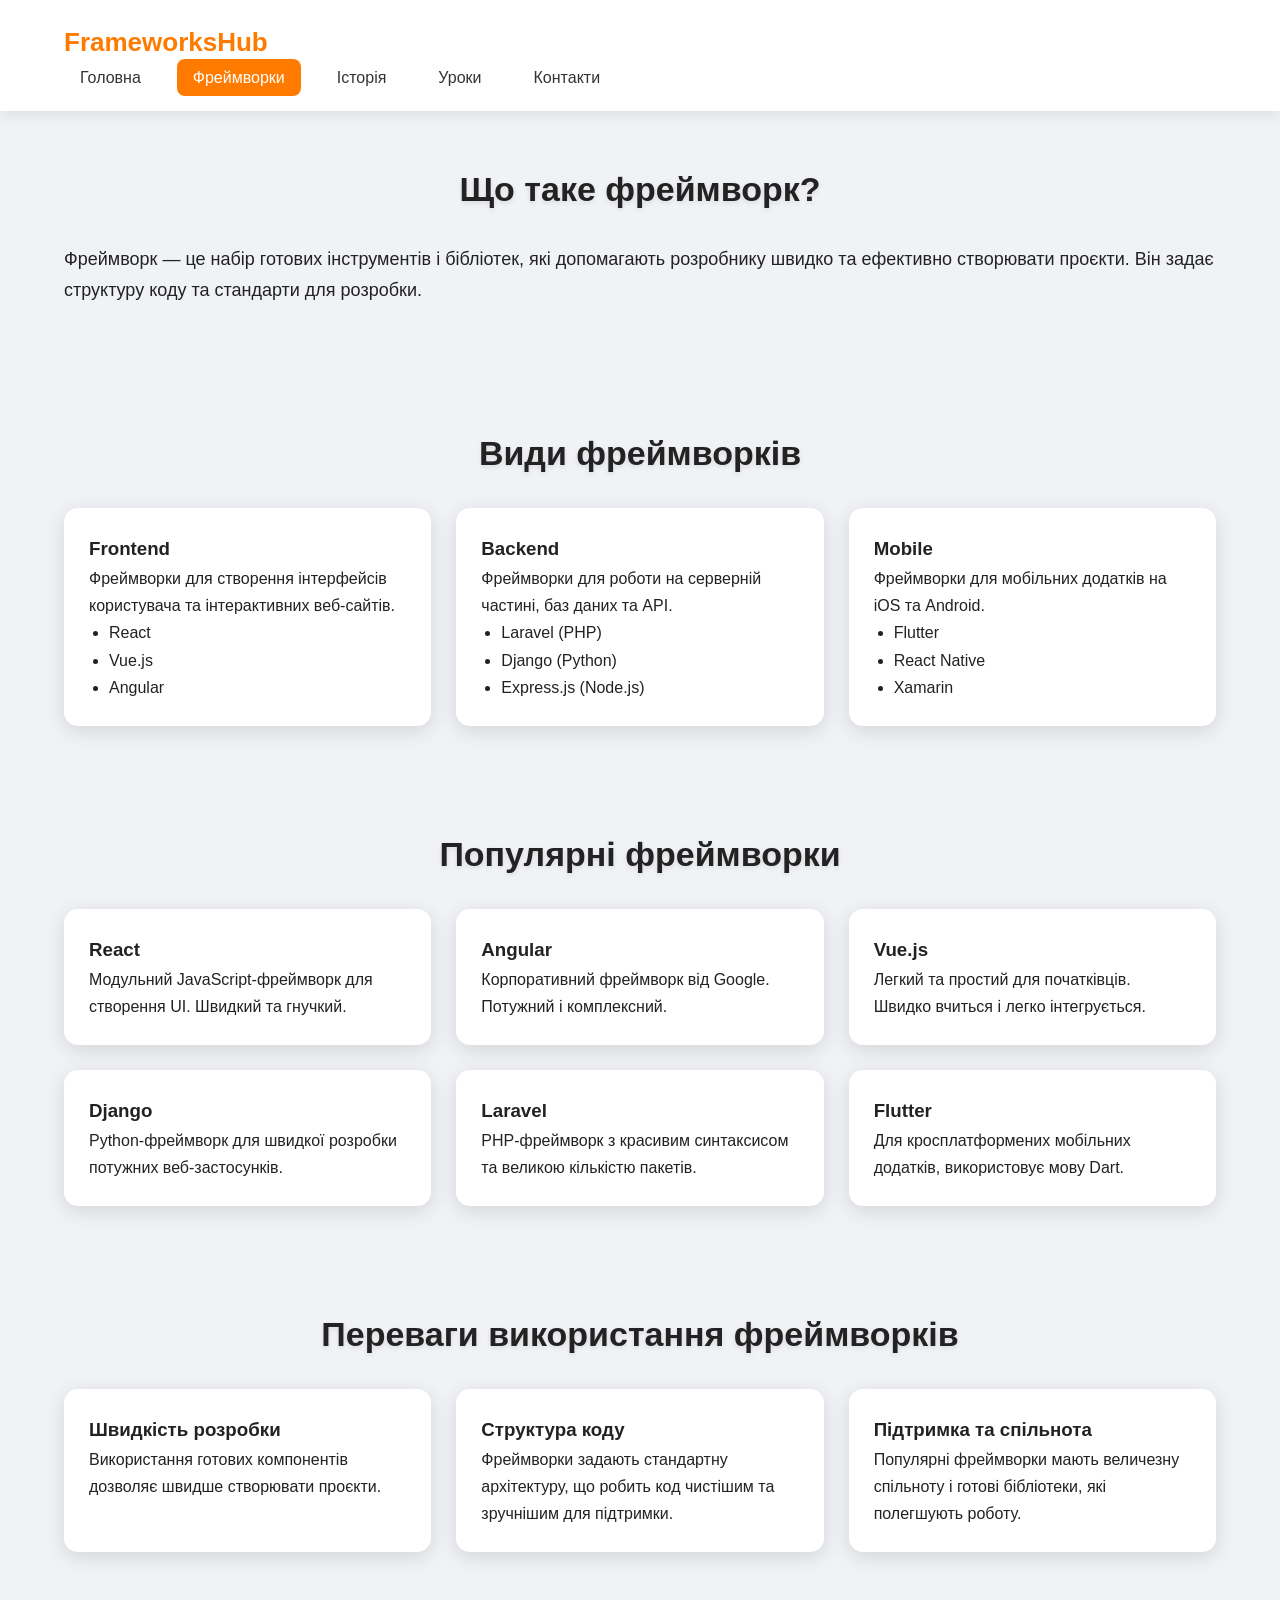
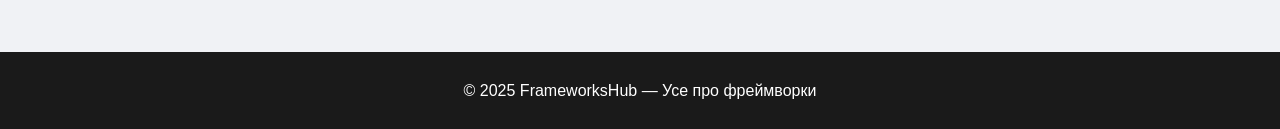
<file: frameworks.html>
<!DOCTYPE html>
<html lang="uk">
<head>
    <meta charset="UTF-8">
    <title>Фреймворки — FrameworksHub</title>
    <link rel="stylesheet" href="style.css">
</head>
<body>

<header>
    <div class="container">
        <div class="logo">FrameworksHub</div>
        <nav>
            <ul>
                <li><a href="index.html">Головна</a></li>
                <li><a class="active" href="frameworks.html">Фреймворки</a></li>
                <li><a href="history.html">Історія</a></li>
                <li><a href="tutorials.html">Уроки</a></li>
                <li><a href="contacts.html">Контакти</a></li>
            </ul>
        </nav>
    </div>
</header>

<section class="container">
    <h2>Що таке фреймворк?</h2>
    <p style="font-size:18px; margin-bottom:20px;">
        Фреймворк — це набір готових інструментів і бібліотек, які допомагають розробнику швидко та ефективно створювати проєкти. 
        Він задає структуру коду та стандарти для розробки.
    </p>
</section>

<section class="container">
    <h2>Види фреймворків</h2>
    <div class="grid">
        <div class="card">
            <h3>Frontend</h3>
            <p>Фреймворки для створення інтерфейсів користувача та інтерактивних веб-сайтів.</p>
            <ul style="padding-left:20px;">
                <li>React</li>
                <li>Vue.js</li>
                <li>Angular</li>
            </ul>
        </div>
        <div class="card">
            <h3>Backend</h3>
            <p>Фреймворки для роботи на серверній частині, баз даних та API.</p>
            <ul style="padding-left:20px;">
                <li>Laravel (PHP)</li>
                <li>Django (Python)</li>
                <li>Express.js (Node.js)</li>
            </ul>
        </div>
        <div class="card">
            <h3>Mobile</h3>
            <p>Фреймворки для мобільних додатків на iOS та Android.</p>
            <ul style="padding-left:20px;">
                <li>Flutter</li>
                <li>React Native</li>
                <li>Xamarin</li>
            </ul>
        </div>
    </div>
</section>

<section class="container">
    <h2>Популярні фреймворки</h2>
    <div class="grid">
        <div class="card">
            <h3>React</h3>
            <p>Модульний JavaScript-фреймворк для створення UI. Швидкий та гнучкий.</p>
        </div>
        <div class="card">
            <h3>Angular</h3>
            <p>Корпоративний фреймворк від Google. Потужний і комплексний.</p>
        </div>
        <div class="card">
            <h3>Vue.js</h3>
            <p>Легкий та простий для початківців. Швидко вчиться і легко інтегрується.</p>
        </div>
        <div class="card">
            <h3>Django</h3>
            <p>Python-фреймворк для швидкої розробки потужних веб-застосунків.</p>
        </div>
        <div class="card">
            <h3>Laravel</h3>
            <p>PHP-фреймворк з красивим синтаксисом та великою кількістю пакетів.</p>
        </div>
        <div class="card">
            <h3>Flutter</h3>
            <p>Для кросплатформених мобільних додатків, використовує мову Dart.</p>
        </div>
    </div>
</section>

<section class="container">
    <h2>Переваги використання фреймворків</h2>
    <div class="grid">
        <div class="card">
            <h3>Швидкість розробки</h3>
            <p>Використання готових компонентів дозволяє швидше створювати проєкти.</p>
        </div>
        <div class="card">
            <h3>Структура коду</h3>
            <p>Фреймворки задають стандартну архітектуру, що робить код чистішим та зручнішим для підтримки.</p>
        </div>
        <div class="card">
            <h3>Підтримка та спільнота</h3>
            <p>Популярні фреймворки мають величезну спільноту і готові бібліотеки, які полегшують роботу.</p>
        </div>
    </div>
</section>

<footer>
    © 2025 FrameworksHub — Усе про фреймворки
</footer>

</body>
</html>
</file>
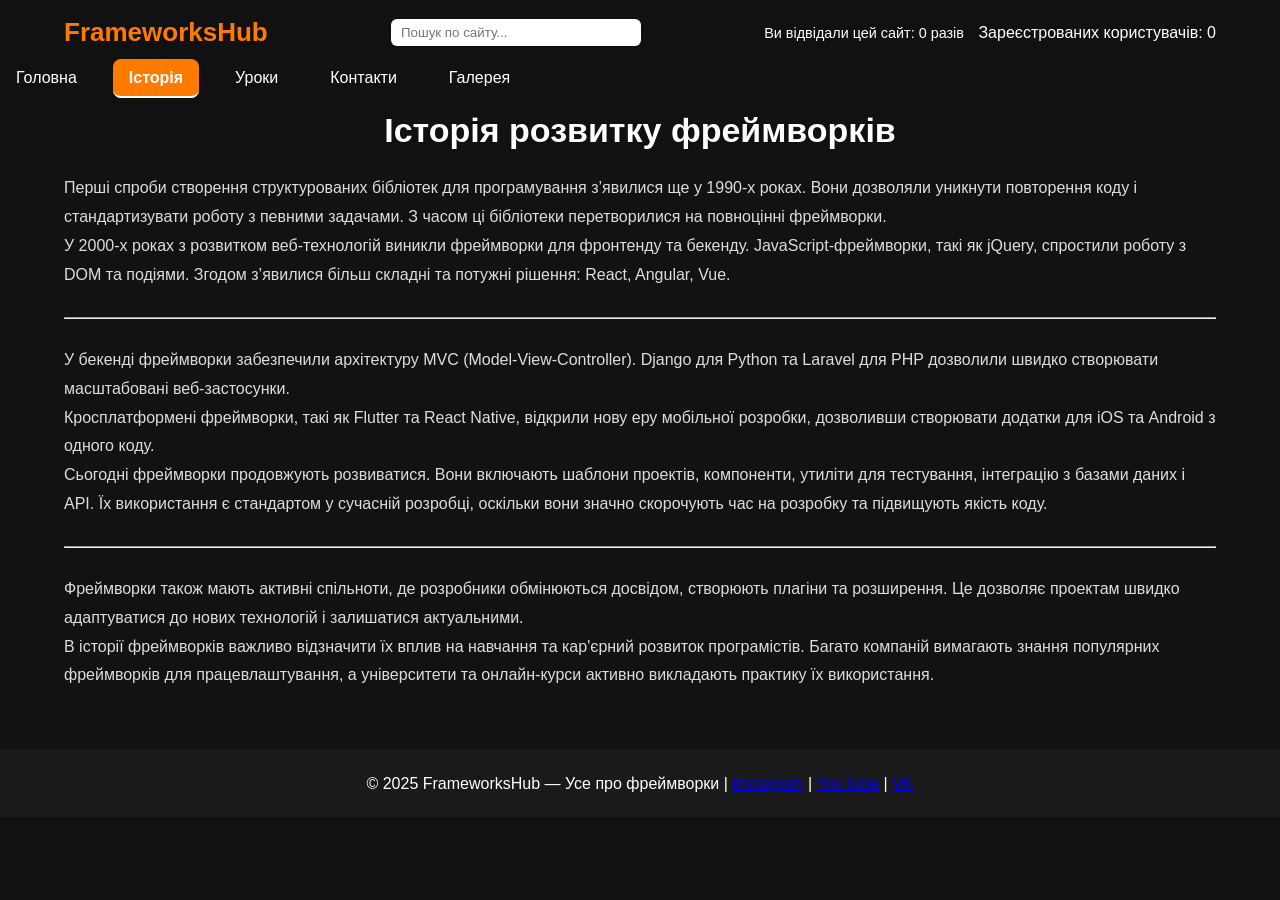
<file: history.html>
<!DOCTYPE html>
<html lang="uk">
<head>
    <meta charset="UTF-8">
    <title>Історія фреймворків — FrameworksHub</title>
    <link rel="stylesheet" href="style.css">
    <style>
        /* Header */
        header {
            position: fixed;
            top: 0;
            left: 0;
            width: 100%;
            background: #111;
            color: #fff;
            padding: 10px 0;
            z-index: 1000;
            transition: top 0.3s ease;
        }
        .container {
            width: 90%;
            max-width: 1200px;
            margin: 0 auto;
        }
        nav ul {
            list-style: none;
            display: flex;
            gap: 20px;
        }
        nav ul li a {
            color: #fff;
            text-decoration: none;
        }
        nav ul li a.active {
            font-weight: bold;
            border-bottom: 2px solid #fff;
        }
        .header-top {
            display: flex;
            justify-content: space-between;
            align-items: center;
            margin-bottom: 10px;
            flex-wrap: wrap;
            gap: 10px;
        }
        .search-input {
            padding: 6px 10px;
            border-radius: 6px;
            border: none;
            width: 250px;
        }
        #visit-counter, #user-info {
            color: #fff;
            font-size: 0.9rem;
        }
        section {
            margin-top: 120px;
            padding: 20px 0;
        }
        h2 {
            color: #fff;
            margin-bottom: 15px;
        }
        p, li {
            color: #ddd;
            line-height: 1.8;
        }
        .avatar {
            width: 35px;
            height: 35px;
            border-radius: 50%;
            object-fit: cover;
            margin-left: 10px;
            vertical-align: middle;
        }
        button {
            background: #1e90ff;
            color: #fff;
            border: none;
            border-radius: 6px;
            padding: 5px 10px;
            cursor: pointer;
            margin-left: 10px;
            transition: background 0.3s ease;
        }
        button:hover {
            background: #0d6efd;
        }
        body {
            background-color: #121212;
            font-family: Arial, sans-serif;
        }
        footer {
            margin-top: 40px;
            padding: 20px 0;
            text-align: center;
            color: #fff;
        }
    </style>
</head>
<body>

<header>
    <div class="container">
        <div class="header-top">
            <div class="logo">FrameworksHub</div>
            <input type="text" id="search-input" class="search-input" placeholder="Пошук по сайту...">
            <div>
                <span id="visit-counter">Ви відвідали цей сайт: 0 разів</span>
                <span id="user-counter" style="color:white; margin-left:10px;">Зареєстрованих користувачів: 0</div>
            </div>
        </div>
        <nav>
            <ul>
                <li><a href="index.html">Головна</a></li>
                <li><a class="active" href="history.html">Історія</a></li>
                <li><a href="tutorials.html">Уроки</a></li>
                <li><a href="contacts.html">Контакти</a></li>
                <li><a href="gallery.html">Галерея</a></li>
            </ul>
        </nav>
    </div>
</header>

<section class="container searchable">
<br><br><br>
    <h2>Історія розвитку фреймворків</h2>
    <p>
        Перші спроби створення структурованих бібліотек для програмування з’явилися ще у 1990-х роках. 
        Вони дозволяли уникнути повторення коду і стандартизувати роботу з певними задачами. З часом ці бібліотеки перетворилися на повноцінні фреймворки.
    </p>
    <p>
        У 2000-х роках з розвитком веб-технологій виникли фреймворки для фронтенду та бекенду. 
        JavaScript-фреймворки, такі як jQuery, спростили роботу з DOM та подіями. Згодом з’явилися більш складні та потужні рішення: React, Angular, Vue.
    </p>
	<br>
	<hr>
	<br>
    <p>
        У бекенді фреймворки забезпечили архітектуру MVC (Model-View-Controller). Django для Python та Laravel для PHP дозволили швидко створювати масштабовані веб-застосунки.
    </p>
    <p>
        Кросплатформені фреймворки, такі як Flutter та React Native, відкрили нову еру мобільної розробки, дозволивши створювати додатки для iOS та Android з одного коду.
    </p>
    <p>
        Сьогодні фреймворки продовжують розвиватися. Вони включають шаблони проектів, компоненти, утиліти для тестування, інтеграцію з базами даних і API. Їх використання є стандартом у сучасній розробці, оскільки вони значно скорочують час на розробку та підвищують якість коду.
    </p>
	<br>
	<hr>
	<br>
	
    <p>
        Фреймворки також мають активні спільноти, де розробники обмінюються досвідом, створюють плагіни та розширення. Це дозволяє проектам швидко адаптуватися до нових технологій і залишатися актуальними.
    </p>
    <p>
        В історії фреймворків важливо відзначити їх вплив на навчання та кар'єрний розвиток програмістів. Багато компаній вимагають знання популярних фреймворків для працевлаштування, а університети та онлайн-курси активно викладають практику їх використання.
    </p>
</section>

<footer>
    © 2025 FrameworksHub — Усе про фреймворки | 
    <a href="https://instagram.com" target="_blank">Instagram</a> | 
    <a href="https://youtube.com" target="_blank">YouTube</a> | 
    <a href="https://vk.com" target="_blank">VK</a>
</footer>

<script>
    // Згортаюче меню
    const header = document.querySelector('header');
    let lastScroll = 0;
    window.addEventListener('scroll', () => {
        const currentScroll = window.pageYOffset;
        if(currentScroll > lastScroll && currentScroll > 100){
            header.style.top = '-120px';
        } else {
            header.style.top = '0';
        }
        lastScroll = currentScroll;
    });

    // Пошук по сторінці
    const searchInput = document.getElementById('search-input');
    searchInput.addEventListener('input', () => {
        const query = searchInput.value.toLowerCase();
        document.querySelectorAll('.searchable').forEach(el => {
            el.style.display = el.textContent.toLowerCase().includes(query) ? 'block' : 'none';
        });
    });

    function registerUser(name, email, avatar){
    if(!name || !email) return;

    // отримуємо існуючий масив користувачів або створюємо новий
    let users = JSON.parse(localStorage.getItem('allUsers')) || [];

    // перевіряємо, чи користувач вже існує по email
    if(users.some(u => u.email === email)){
        alert('Цей користувач вже зареєстрований!');
        return;
    }

    // додаємо нового користувача
    const user = {name, email, avatar};
    users.push(user);
    localStorage.setItem('allUsers', JSON.stringify(users));

    // зберігаємо поточний профіль
    localStorage.setItem('user', JSON.stringify(user));
    showProfile();
    updateUserCounter();
}

// ===================== Лічильник користувачів =====================
function updateUserCounter(){
    const counter = document.getElementById('user-counter');
    const users = JSON.parse(localStorage.getItem('allUsers')) || [];
    if(counter){
        counter.textContent = `Зареєстрованих користувачів: ${users.length}`;
    }
}

// Викликаємо при завантаженні сторінки
updateUserCounter();


    // Профіль користувача
    const userInfo = document.getElementById('user-info');

    function showProfile() {
        const user = JSON.parse(localStorage.getItem('user'));
        if(user){
            userInfo.innerHTML = ` | ${user.name} <img class="avatar" src="${user.avatar || 'https://via.placeholder.com/35'}" alt="Аватар"> <button id="logout-btn">Вийти</button>`;
            document.getElementById('logout-btn').addEventListener('click', () => {
                localStorage.removeItem('user');
                showProfile();
            });
        } else {
            userInfo.innerHTML = '';
        }
    }

    showProfile();
</script>

</body>
</html>
</file>
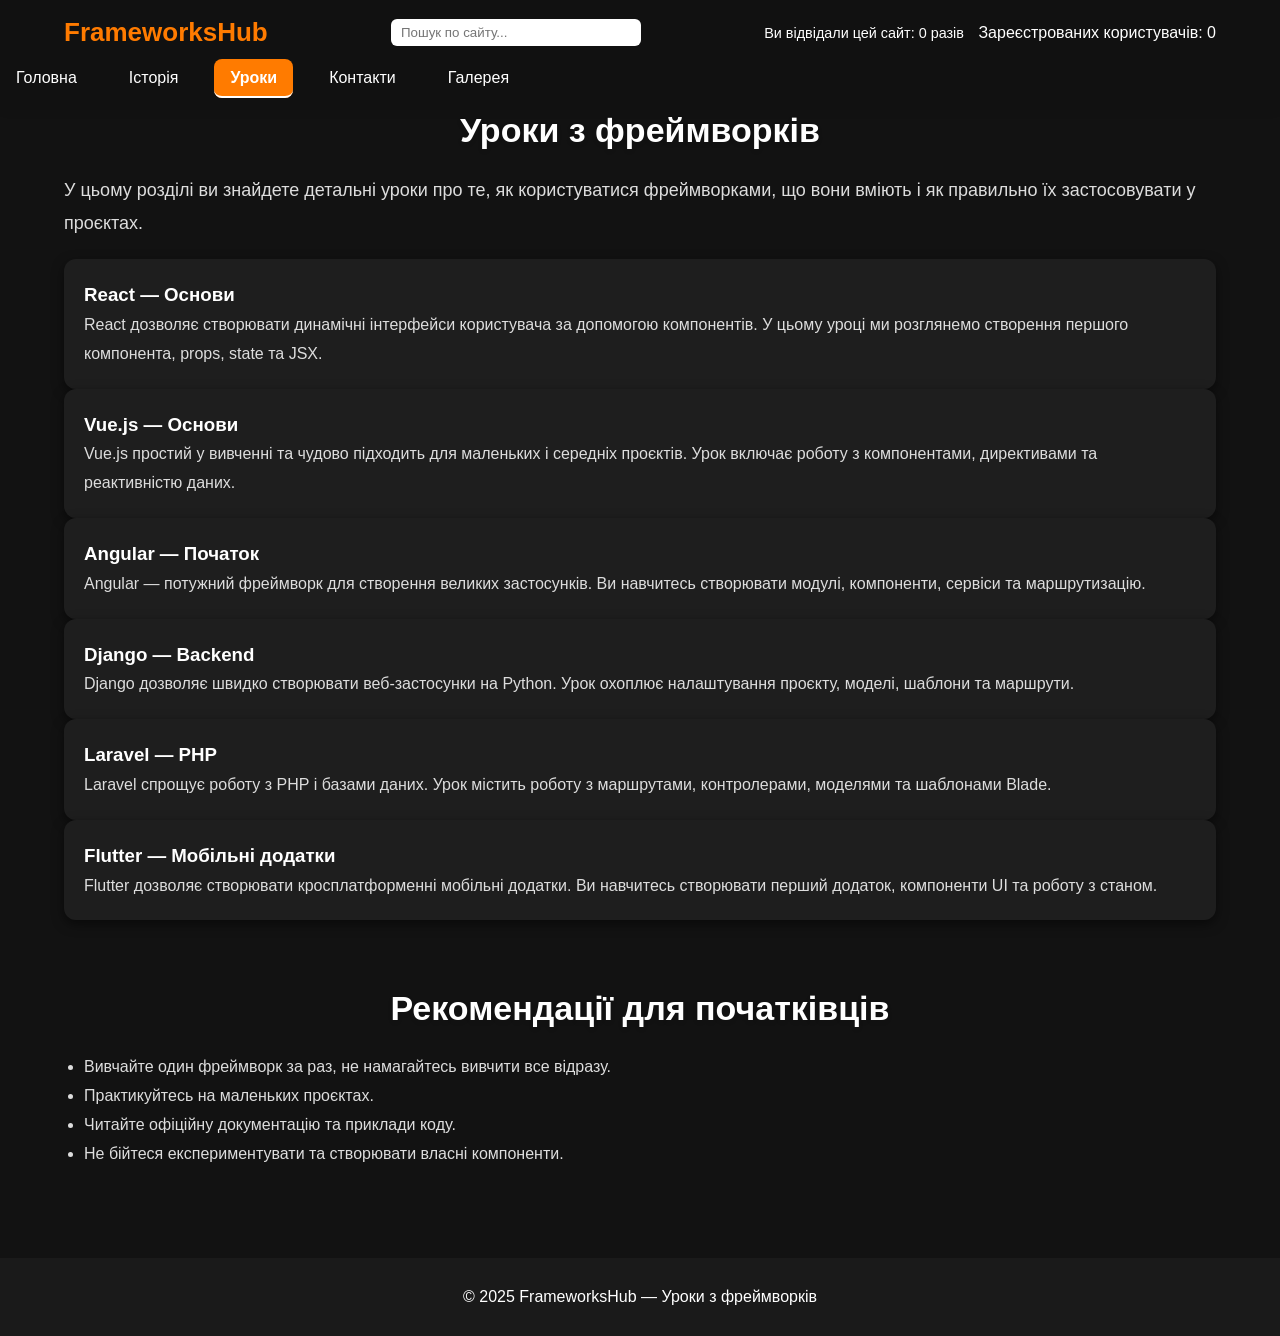
<file: tutorials.html>
<!DOCTYPE html>
<html lang="uk">
<head>
    <meta charset="UTF-8">
    <title>Головна — FrameworksHub</title>
    <link rel="stylesheet" href="style.css">
    <style>
        /* Header */
        header {
            position: fixed;
            top: 0;
            left: 0;
            width: 100%;
            background: #111;
            color: #fff;
            padding: 10px 0;
            z-index: 1000;
            transition: top 0.3s ease;
        }
        .container {
            width: 90%;
            max-width: 1200px;
            margin: 0 auto;
        }
        nav ul {
            list-style: none;
            display: flex;
            gap: 20px;
        }
        nav ul li a {
            color: #fff;
            text-decoration: none;
        }
        nav ul li a.active {
            font-weight: bold;
            border-bottom: 2px solid #fff;
        }
        .header-top {
            display: flex;
            justify-content: space-between;
            align-items: center;
            margin-bottom: 10px;
            flex-wrap: wrap;
            gap: 10px;
        }
		        .avatar {
            width: 35px;
            height: 35px;
            border-radius: 50%;
            object-fit: cover;
            margin-left: 10px;
            vertical-align: middle;
        }
        button {
            background: #1e90ff;
            color: #fff;
            border: none;
            border-radius: 6px;
            padding: 5px 10px;
            cursor: pointer;
            margin-left: 10px;
            transition: background 0.3s ease;
        }
        button:hover {
            background: #0d6efd;
        }
        .search-input {
            padding: 6px 10px;
            border-radius: 6px;
            border: none;
            width: 250px;
        }
        #visit-counter {
            color: #fff;
            font-size: 0.9rem;
        }
        section {
            margin-top: 120px;
            padding: 20px 0;
        }
        h2 {
            color: #fff;
            margin-bottom: 15px;
        }
        p, li {
            color: #ddd;
            line-height: 1.8;
        }
        .grid {
            display: grid;
            grid-template-columns: repeat(auto-fit, minmax(250px, 1fr));
            gap: 20px;
        }
        .card {
            background: #1e1e1e;
            padding: 20px;
            border-radius: 12px;
            color: #fff;
            box-shadow: 0 4px 12px rgba(0,0,0,0.5);
            transition: transform 0.3s ease, background 0.3s ease;
        }
        .card:hover {
            transform: translateY(-5px);
            background: #2a2a2a;
        }
        .gallery-item img {
            width: 100%;
            cursor: pointer;
            border-radius: 8px;
            transition: transform 0.3s ease;
        }
        .gallery-item img:hover {
            transform: scale(1.05);
        }
        .modal {
            display: none;
            position: fixed;
            top:0;
            left:0;
            width: 100%;
            height: 100%;
            background: rgba(0,0,0,0.9);
            justify-content: center;
            align-items: center;
            z-index: 9999;
        }
        .modal img {
            max-width: 90%;
            max-height: 90%;
            border-radius: 8px;
        }
        .modal .close {
            position: absolute;
            top: 20px;
            right: 30px;
            font-size: 40px;
            color: #fff;
            cursor: pointer;
        }
        body {
            background-color: #121212;
            font-family: Arial, sans-serif;
        }
    </style>
</head>
<body>

<header>
     <div class="container">
    <div class="header-top">
      <div class="logo">FrameworksHub</div>
      <input type="text" id="search-input" class="search-input" placeholder="Пошук по сайту...">
      <div>
        <span id="visit-counter">Ви відвідали цей сайт: 0 разів</span>
        <span id="user-counter" style="color:white; margin-left:10px;">Зареєстрованих користувачів: 0</div>
      </div>
	  </div>
        <nav>
            <ul>
                <li><a href="index.html">Головна</a></li>
                <li><a href="history.html">Історія</a></li>
                <li><a class="active" href="tutorials.html">Уроки</a></li>
                <li><a href="contacts.html">Контакти</a></li>
                <li><a href="gallery.html">Галерея</a></li>
            </ul>
        </nav>
    </div>
</header>
<br><Br><Br>
<section class="container">
    <h2>Уроки з фреймворків</h2>
    <p style="font-size:18px; margin-bottom:20px;">
        У цьому розділі ви знайдете детальні уроки про те, як користуватися фреймворками, що вони вміють і як правильно їх застосовувати у проєктах.
    </p>

    <div class="tutorial-grid">
        <div class="card searchable">
            <h3>React — Основи</h3>
            <p>
                React дозволяє створювати динамічні інтерфейси користувача за допомогою компонентів. 
                У цьому уроці ми розглянемо створення першого компонента, props, state та JSX.
            </p>
        </div>

        <div class="card searchable">
            <h3>Vue.js — Основи</h3>
            <p>
                Vue.js простий у вивченні та чудово підходить для маленьких і середніх проєктів. 
                Урок включає роботу з компонентами, директивами та реактивністю даних.
            </p>
        </div>

        <div class="card searchable">
            <h3>Angular — Початок</h3>
            <p>
                Angular — потужний фреймворк для створення великих застосунків. 
                Ви навчитесь створювати модулі, компоненти, сервіси та маршрутизацію.
            </p>
        </div>

        <div class="card searchable">
            <h3>Django — Backend</h3>
            <p>
                Django дозволяє швидко створювати веб-застосунки на Python. 
                Урок охоплює налаштування проєкту, моделі, шаблони та маршрути.
            </p>
        </div>

        <div class="card searchable">
            <h3>Laravel — PHP</h3>
            <p>
                Laravel спрощує роботу з PHP і базами даних. 
                Урок містить роботу з маршрутами, контролерами, моделями та шаблонами Blade.
            </p>
        </div>

        <div class="card searchable">
            <h3>Flutter — Мобільні додатки</h3>
            <p>
                Flutter дозволяє створювати кросплатформенні мобільні додатки. 
                Ви навчитесь створювати перший додаток, компоненти UI та роботу з станом.
            </p>
        </div>
    </div>

    <section style="margin-top:40px;">
        <h2>Рекомендації для початківців</h2>
        <ul style="padding-left:20px; line-height:1.8;">
            <li>Вивчайте один фреймворк за раз, не намагайтесь вивчити все відразу.</li>
            <li>Практикуйтесь на маленьких проєктах.</li>
            <li>Читайте офіційну документацію та приклади коду.</li>
            <li>Не бійтеся експериментувати та створювати власні компоненти.</li>
        </ul>
    </section>

</section>
<script>
    // Згортаюче меню
    const header = document.querySelector('header');
    let lastScroll = 0;
    window.addEventListener('scroll', () => {
        const currentScroll = window.pageYOffset;
        if(currentScroll > lastScroll && currentScroll > 100){
            header.style.top = '-120px';
        } else {
            header.style.top = '0';
        }
        lastScroll = currentScroll;
    });

    // Пошук по сторінці
    const searchInput = document.getElementById('search-input');
    searchInput.addEventListener('input', () => {
        const query = searchInput.value.toLowerCase();
        document.querySelectorAll('.searchable').forEach(el => {
            el.style.display = el.textContent.toLowerCase().includes(query) ? 'block' : 'none';
        });
    });

  function registerUser(name, email, avatar){
    if(!name || !email) return;

    // отримуємо існуючий масив користувачів або створюємо новий
    let users = JSON.parse(localStorage.getItem('allUsers')) || [];

    // перевіряємо, чи користувач вже існує по email
    if(users.some(u => u.email === email)){
        alert('Цей користувач вже зареєстрований!');
        return;
    }

    // додаємо нового користувача
    const user = {name, email, avatar};
    users.push(user);
    localStorage.setItem('allUsers', JSON.stringify(users));

    // зберігаємо поточний профіль
    localStorage.setItem('user', JSON.stringify(user));
    showProfile();
    updateUserCounter();
}

// ===================== Лічильник користувачів =====================
function updateUserCounter(){
    const counter = document.getElementById('user-counter');
    const users = JSON.parse(localStorage.getItem('allUsers')) || [];
    if(counter){
        counter.textContent = `Зареєстрованих користувачів: ${users.length}`;
    }
}

// Викликаємо при завантаженні сторінки
updateUserCounter();


    // Профіль користувача
    const userInfo = document.getElementById('user-info');

    function showProfile() {
        const user = JSON.parse(localStorage.getItem('user'));
        if(user){
            userInfo.innerHTML = ` | ${user.name} <img class="avatar" src="${user.avatar || 'https://via.placeholder.com/35'}" alt="Аватар"> <button id="logout-btn">Вийти</button>`;
            document.getElementById('logout-btn').addEventListener('click', () => {
                localStorage.removeItem('user');
                showProfile();
            });
        } else {
            userInfo.innerHTML = '';
        }
    }

    showProfile();
</script>
<footer>
    © 2025 FrameworksHub — Уроки з фреймворків
</footer>

</body>
</html>
</file>
<file: style.css>
/* === Глобальні стилі === */
* {
    margin: 0;
    padding: 0;
    box-sizing: border-box;
    font-family: "Segoe UI", sans-serif;
}

body {
    background: #f0f2f5;
    color: #222;
    line-height: 1.7;
}

/* === HEADER === */
header {
    background: #ffffff;
    padding: 20px 0;
    position: sticky;
    top: 0;
    z-index: 999;
    box-shadow: 0 4px 14px rgba(0, 0, 0, 0.08);
}

.container {
    width: 90%;
    max-width: 1200px;
    margin: auto;
}

.logo {
    font-size: 26px;
    font-weight: bold;
    color: #ff7b00;
}

nav ul {
    display: flex;
    gap: 20px;
    list-style: none;
}

nav a {
    color: #333;
    text-decoration: none;
    padding: 10px 16px;
    font-weight: 500;
    border-radius: 8px;
    transition: 0.25s ease;
}

nav a.active,
nav a:hover {
    background: #ff7b00;
    color: white;
    transform: translateY(-2px);
}

/* === SECTION === */
section {
    padding: 50px 0;
}

h2 {
    text-align: center;
    margin-bottom: 25px;
    font-size: 34px;
    font-weight: 700;
    color: #222;
    text-shadow: 0 2px 5px rgba(0,0,0,0.1);
}

/* === GRID CARDS === */
.grid {
    display: grid;
    grid-template-columns: repeat(auto-fit, minmax(280px, 1fr));
    gap: 25px;
}

.card {
    background: #ffffff;
    padding: 25px;
    border-radius: 14px;
    box-shadow: 0 5px 20px rgba(0,0,0,0.12);
    transition: 0.25s ease;
    cursor: pointer;
}

.card:hover {
    transform: translateY(-8px);
    box-shadow: 0 10px 28px rgba(0,0,0,0.18);
}

/* === Tutorial blocks === */
.tutorial-box {
    background: #ffffff;
    padding: 25px;
    border-left: 6px solid #ff7b00;
    border-radius: 12px;
    margin-bottom: 25px;
    box-shadow: 0 4px 14px rgba(0,0,0,0.1);
    transition: 0.25s ease;
}

.tutorial-box:hover {
    transform: translateX(5px);
}

/* === Contacts === */
.contacts {
    display: flex;
    flex-direction: column;
    gap: 15px;
    padding: 20px;
}

.contact-item {
    background: white;
    padding: 18px;
    border-radius: 10px;
    box-shadow: 0 4px 12px rgba(0,0,0,0.1);
    font-size: 18px;
}

/* === FOOTER === */
footer {
    background: #1a1a1a;
    color: white;
    text-align: center;
    padding: 25px 0;
    margin-top: 50px;
    font-size: 16px;
}

/* === Адаптивність === */
@media (max-width: 600px) {
    nav ul {
        flex-wrap: wrap;
        justify-content: center;
    }

    .logo {
        text-align: center;
        margin-bottom: 10px;
    }
}
</file>
